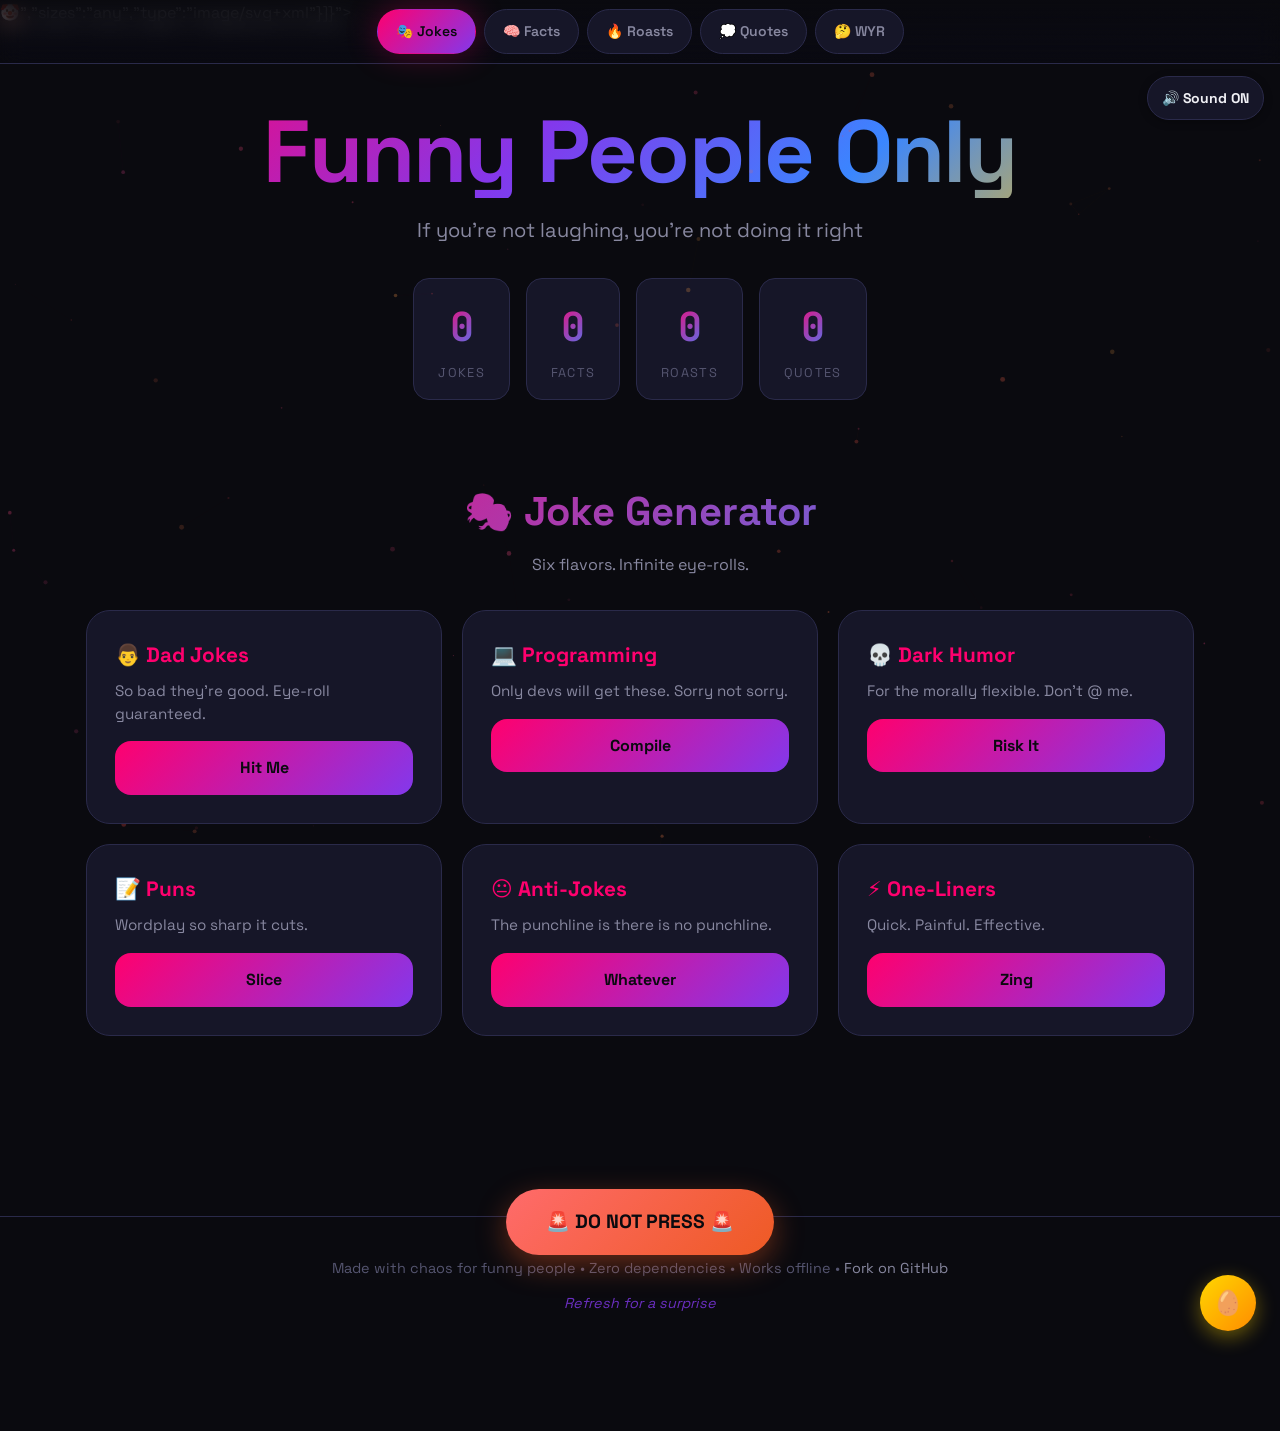
<file: index.html>
<!DOCTYPE html>
<html lang="en">
<head>
  <meta charset="UTF-8">
  <meta name="viewport" content="width=device-width, initial-scale=1.0">
  <meta http-equiv="refresh" content="0; url=funny-complete.html">
  <title>Funny People Only</title>
  <link rel="canonical" href="funny-complete.html">
  <script>window.location.replace(new URL('funny-complete.html', window.location.href).href);</script>
</head>
<body>
  <p>Opening <a href="funny-complete.html">Funny People Only</a>…</p>
</body>
</html>
</file>
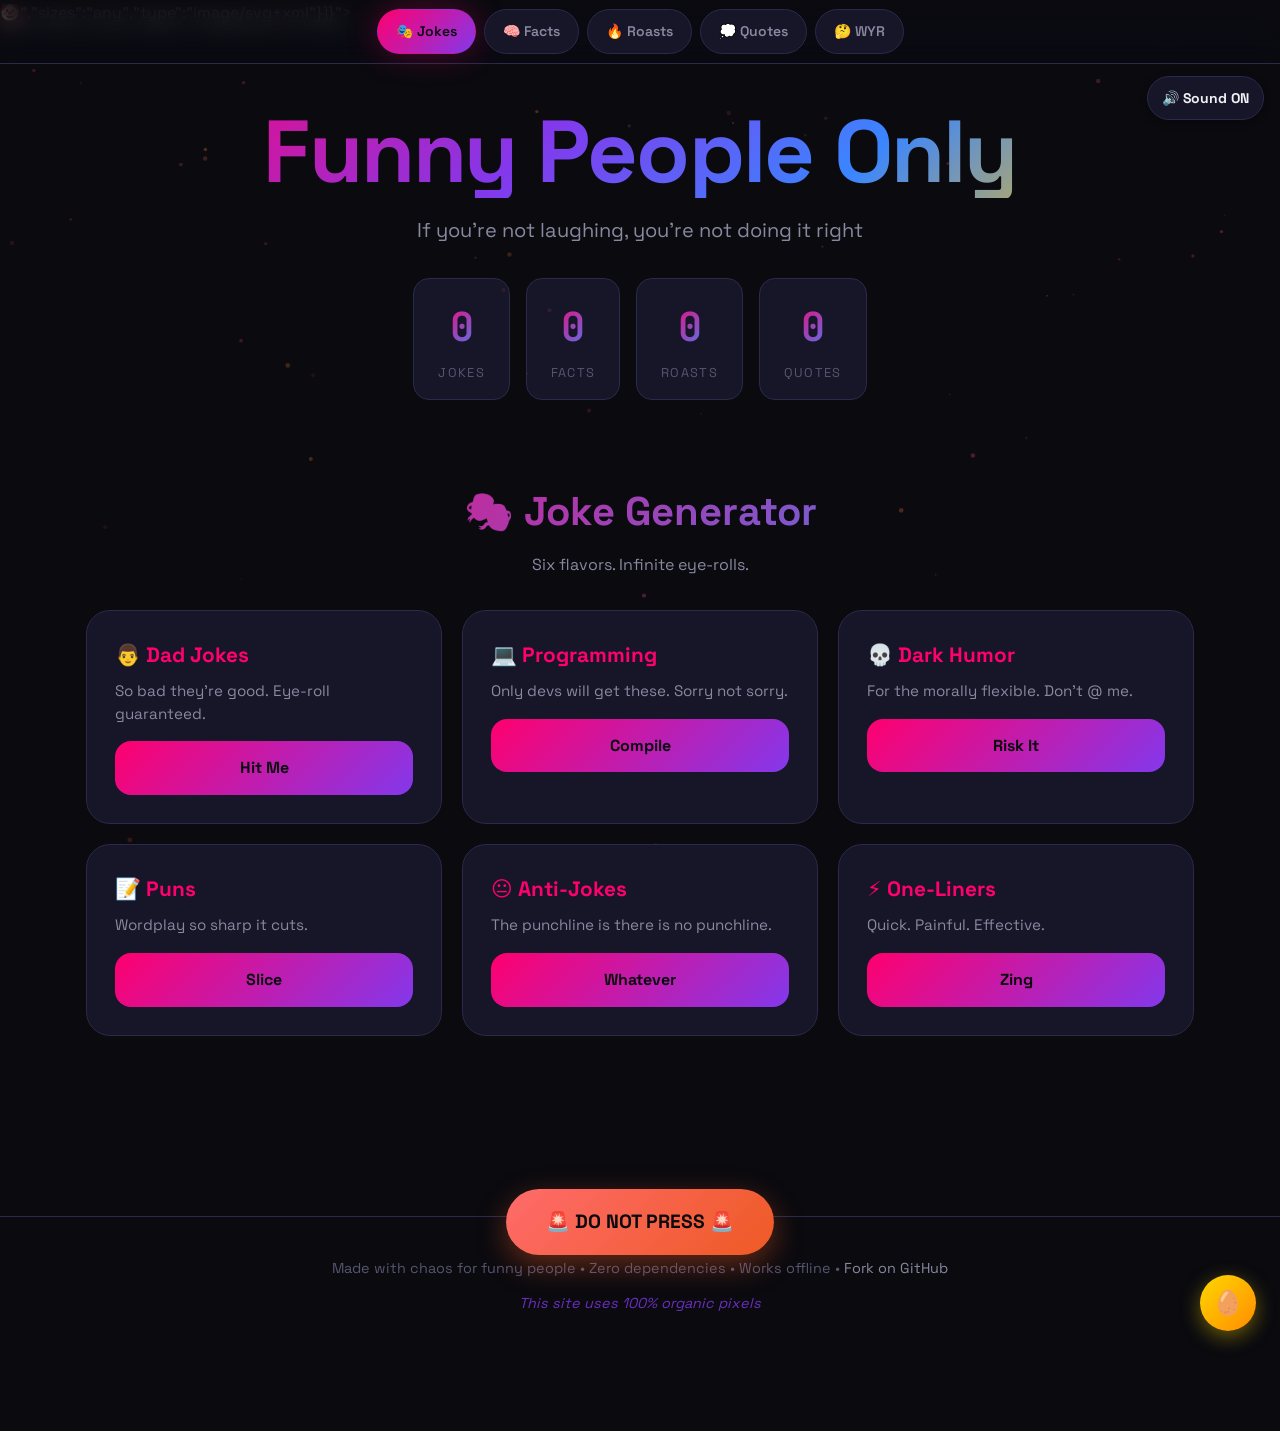
<file: funny-complete.html>
<!DOCTYPE html>
<html lang="en">
<head>
<meta charset="UTF-8">
<meta name="viewport" content="width=device-width, initial-scale=1.0">
<meta name="description" content="Funny People Only — Jokes, roasts, useless facts, fake quotes, and impossible choices. One file, zero dependencies, works offline.">
<meta name="theme-color" content="#0d0d0d">
<title>🤡 Funny People Only</title>
<link rel="preconnect" href="https://fonts.googleapis.com">
<link rel="preconnect" href="https://fonts.gstatic.com" crossorigin>
<link rel="preload" as="style" href="https://fonts.googleapis.com/css2?family=Space+Grotesk:wght@400;600;700&family=JetBrains+Mono:wght@400;700&display=swap">
<link rel="stylesheet" href="https://fonts.googleapis.com/css2?family=Space+Grotesk:wght@400;600;700&family=JetBrains+Mono:wght@400;700&display=swap" media="print" onload="this.media='all'">
<noscript><link rel="stylesheet" href="https://fonts.googleapis.com/css2?family=Space+Grotesk:wght@400;600;700&family=JetBrains+Mono:wght@400;700&display=swap"></noscript>
<link rel="manifest" href="data:application/json,{"name":"Funny People Only","short_name":"FunnySite","theme_color":"#ff006e","background_color":"#0a0a0f","display":"standalone","icons":[{"src":"data:image/svg+xml,<svg xmlns='http://www.w3.org/2000/svg' viewBox='0 0 100 100'><text y='.9em' font-size='90'>🤡</text></svg>","sizes":"any","type":"image/svg+xml"}]}">
<link rel="icon" type="image/svg+xml" href="data:image/svg+xml,<svg xmlns='http://www.w3.org/2000/svg' viewBox='0 0 100 100'><text y='.9em' font-size='90'>🤡</text></svg>">
<style>
@media (prefers-reduced-motion: reduce) { *, *::before, *::after { animation-duration: 0.01ms !important; animation-iteration-count: 1 !important; transition-duration: 0.01ms !important; scroll-behavior: auto !important; } }
:root { --bg:#0a0a0f; --bg-elevated:#12121f; --card:#161628; --card-hover:#1c1c34; --border:#2a2a4a; --fg:#f0f0f5; --fg-muted:#8888a0; --fg-dim:#555570; --accent:#ff006e; --accent-2:#8338ec; --accent-3:#3a86ff; --accent-4:#ffbe0b; --accent-5:#06ffa5; --radius-sm:8px; --radius-md:16px; --radius-lg:24px; --radius-full:999px; --shadow-sm:0 2px 8px rgba(0,0,0,.3); --shadow-md:0 8px 24px rgba(0,0,0,.4); --shadow-lg:0 16px 48px rgba(0,0,0,.5); --shadow-glow:0 0 32px rgba(255,0,110,.3); --transition-fast:150ms cubic-bezier(.2,.8,.2,1); --transition-base:250ms cubic-bezier(.2,.8,.2,1); --transition-slow:400ms cubic-bezier(.2,.8,.2,1); --font-sans:'Space Grotesk',system-ui,-apple-system,sans-serif; --font-mono:'JetBrains Mono','Fira Code',monospace; --container:100%; --header-h:64px; }
@media (min-width:480px){:root{--container:100%}}
@media (min-width:768px){:root{--container:720px}}
@media (min-width:1024px){:root{--container:960px}}
@media (min-width:1280px){:root{--container:1140px}}
*{box-sizing:border-box;margin:0;padding:0}
html{scroll-behavior:smooth;-webkit-text-size-adjust:100%}
body{min-height:100vh;background:var(--bg);color:var(--fg);font-family:var(--font-sans);font-size:clamp(14px,2.5vw,16px);line-height:1.6;overflow-x:hidden;perspective:1000px;-webkit-font-smoothing:antialiased;-moz-osx-font-smoothing:grayscale;scrollbar-gutter:stable both-edges}
body.modal-open{overflow:hidden}
img,video,canvas{max-width:100%;height:auto;display:block}
button{font:inherit;color:inherit;background:none;border:none;cursor:pointer}
a{color:var(--accent-3);text-decoration:none;transition:color var(--transition-fast)}a:hover{color:var(--accent);text-decoration:underline}a:focus-visible{outline:2px solid var(--accent);outline-offset:2px;border-radius:2px}
:focus-visible{outline:2px solid var(--accent);outline-offset:2px}
#bg{position:fixed;inset:0;z-index:0;pointer-events:none;opacity:0.6}
.emoji-layer{position:fixed;inset:0;z-index:1;pointer-events:none;overflow:hidden}
.emoji{position:absolute;font-size:clamp(1.5rem,3vw,2.5rem);animation:fall linear forwards;user-select:none;will-change:transform,opacity}
@keyframes fall{to{transform:translateY(100vh) rotate(720deg);opacity:0}}
.header{position:fixed;top:0;left:0;right:0;z-index:100;height:var(--header-h);display:flex;align-items:center;justify-content:center;padding:0 16px;background:linear-gradient(180deg,rgba(10,10,15,.95) 0%,transparent 100%);backdrop-filter:saturate(180%) blur(12px);border-bottom:1px solid var(--border)}
.nav{display:flex;flex-wrap:wrap;gap:8px;justify-content:center;width:100%;max-width:var(--container)}
.nav-btn{display:inline-flex;align-items:center;gap:6px;padding:10px 18px;font-size:clamp(12px,2vw,14px);font-weight:600;color:var(--fg-muted);background:var(--card);border:1px solid var(--border);border-radius:var(--radius-full);transition:all var(--transition-base);white-space:nowrap}
.nav-btn:hover,.nav-btn:focus-visible{color:var(--accent);border-color:var(--accent);background:var(--card-hover);transform:translateY(-2px);box-shadow:var(--shadow-glow)}
.nav-btn.active{color:var(--bg);background:linear-gradient(135deg,var(--accent),var(--accent-2));border-color:transparent;box-shadow:var(--shadow-glow)}
.nav-btn:active{transform:translateY(0) scale(0.98)}
#main{padding-top:calc(var(--header-h)+24px);padding-bottom:120px;max-width:var(--container);margin:0 auto;padding-left:16px;padding-right:16px}
.hero{text-align:center;padding:clamp(40px,10vw,80px) 16px}
.hero h1{font-size:clamp(2.2rem,8vw,5.5rem);font-weight:700;line-height:1.05;letter-spacing:-0.02em;background:linear-gradient(135deg,var(--accent) 0%,var(--accent-2) 40%,var(--accent-3) 70%,var(--accent-4) 100%);-webkit-background-clip:text;background-clip:text;color:transparent;animation:titleFloat 4s ease-in-out infinite}
@keyframes titleFloat{0%,100%{transform:translateY(0) rotate(-0.5deg)}50%{transform:translateY(-4px) rotate(0.5deg)}}
.hero-tagline{margin-top:16px;font-size:clamp(1rem,2.5vw,1.25rem);color:var(--fg-muted);font-weight:400;animation:fadeInUp 0.8s ease-out 0.3s both}
.hero-stats{display:flex;flex-wrap:wrap;gap:16px;justify-content:center;margin-top:32px}
.stat{display:flex;flex-direction:column;align-items:center;gap:4px;padding:16px 24px;background:var(--card);border:1px solid var(--border);border-radius:var(--radius-md);transition:all var(--transition-base)}
.stat:hover{border-color:var(--accent);transform:translateY(-2px)}
.stat-num{font-family:var(--font-mono);font-size:clamp(1.5rem,4vw,2.5rem);font-weight:700;background:linear-gradient(135deg,var(--accent),var(--accent-3));-webkit-background-clip:text;background-clip:text;color:transparent}
.stat-label{font-size:clamp(0.7rem,1.5vw,0.8rem);text-transform:uppercase;letter-spacing:0.1em;color:var(--fg-dim)}
.panel{opacity:0;transform:translateY(30px);transition:opacity var(--transition-slow),transform var(--transition-slow);will-change:opacity,transform}
.panel:not([hidden]){opacity:1;transform:translateY(0)}
.panel-header{text-align:center;margin-bottom:32px}
.panel-header h2{font-size:clamp(1.5rem,4vw,2.5rem);font-weight:700;background:linear-gradient(135deg,var(--accent),var(--accent-3));-webkit-background-clip:text;background-clip:text;color:transparent;margin-bottom:8px}
.panel-desc{color:var(--fg-muted);font-size:clamp(0.9rem,2vw,1rem)}
.grid{display:grid;grid-template-columns:1fr;gap:16px}
@media (min-width:480px){.grid{grid-template-columns:repeat(2,1fr)}}
@media (min-width:768px){.grid{grid-template-columns:repeat(3,1fr)}}
@media (min-width:1024px){.grid{grid-template-columns:repeat(3,1fr);gap:20px}}
.card{position:relative;background:var(--card);border:1px solid var(--border);border-radius:var(--radius-lg);padding:clamp(20px,4vw,28px);overflow:hidden;transition:all var(--transition-base);cursor:pointer;isolation:isolate}
.card::before{content:'';position:absolute;inset:0;background:linear-gradient(135deg,var(--accent),var(--accent-2),var(--accent-3));opacity:0;transition:opacity var(--transition-base);z-index:-1}
.card::after{content:'';position:absolute;top:0;left:0;right:0;height:3px;background:linear-gradient(90deg,var(--accent),var(--accent-2),var(--accent-3));transform:scaleX(0);transform-origin:left;transition:transform var(--transition-base);border-radius:var(--radius-lg) var(--radius-lg) 0 0}
.card:hover{transform:translateY(-6px) rotateX(2deg);border-color:var(--accent);box-shadow:var(--shadow-lg),var(--shadow-glow)}
.card:hover::before{opacity:0.03}
.card:hover::after{transform:scaleX(1)}
.card:active{transform:translateY(-2px) scale(0.99)}
.card:focus-visible{outline:2px solid var(--accent);outline-offset:2px}
.card h3{font-size:clamp(1.1rem,2.5vw,1.3rem);font-weight:700;color:var(--accent);margin-bottom:8px}
.card p{font-size:clamp(0.85rem,1.8vw,0.95rem);color:var(--fg-muted);line-height:1.5;margin-bottom:16px}
.card-btn{width:100%;display:inline-flex;align-items:center;justify-content:center;gap:8px;padding:14px 20px;font-size:clamp(0.9rem,2vw,1rem);font-weight:700;color:var(--bg);background:linear-gradient(135deg,var(--accent),var(--accent-2));border-radius:var(--radius-md);transition:all var(--transition-fast);border:none}
.card-btn:hover{transform:scale(1.02);box-shadow:0 8px 24px rgba(255,0,110,.4)}
.card-btn:active{transform:scale(0.98)}
.card-btn:focus-visible{outline:2px solid var(--accent-4);outline-offset:2px}
.toast{position:fixed;bottom:24px;left:50%;transform:translateX(-50%) translateY(100px);z-index:1000;max-width:calc(100%-32px);padding:18px 24px;background:var(--card);border:2px solid var(--accent);border-radius:var(--radius-lg);box-shadow:var(--shadow-lg),var(--shadow-glow);opacity:0;pointer-events:none;transition:all 0.4s cubic-bezier(.34,1.56,.64,1);text-align:center;font-size:clamp(0.95rem,2.5vw,1.1rem);line-height:1.5}
@media (min-width:480px){.toast{max-width:360px}}
.toast.show{transform:translateX(-50%) translateY(0);opacity:1;pointer-events:auto;animation:toastPop 0.5s cubic-bezier(.34,1.56,.64,1)}
@keyframes toastPop{0%{transform:translateX(-50%) translateY(100px) scale(0.8);opacity:0}50%{transform:translateX(-50%) translateY(-8px) scale(1.02)}100%{transform:translateX(-50%) translateY(0) scale(1);opacity:1}}
.prank-btn{position:fixed;bottom:100px;left:50%;transform:translateX(-50%);z-index:200;padding:18px 40px;font-size:clamp(1rem,2.5vw,1.2rem);font-weight:800;color:var(--bg);background:linear-gradient(135deg,#ff6b6b,#ee5a24);border-radius:var(--radius-full);box-shadow:0 10px 30px rgba(238,90,36,.4);transition:all var(--transition-base);animation:pulse 2.5s ease-in-out infinite}
@media (max-height:600px){.prank-btn{bottom:24px}}
.prank-btn:hover{transform:translateX(-50%) scale(1.05);box-shadow:0 15px 40px rgba(238,90,36,.6)}
.prank-btn:active{transform:translateX(-50%) scale(0.95);animation:none}
.prank-btn:focus-visible{outline:3px solid var(--accent-4);outline-offset:4px}
@keyframes pulse{0%,100%{box-shadow:0 10px 30px rgba(238,90,36,.4)}50%{box-shadow:0 10px 30px rgba(238,90,36,.7),0 0 0 12px rgba(238,90,36,.08)}}
.egg{position:fixed;bottom:24px;right:24px;width:56px;height:56px;display:flex;align-items:center;justify-content:center;font-size:1.5rem;background:linear-gradient(135deg,#ffd700,#ff8c00);border-radius:50%;box-shadow:0 6px 20px rgba(255,215,0,.4);animation:eggBounce 3s ease-in-out infinite;transition:transform var(--transition-fast);z-index:200}
.egg:hover{transform:scale(1.15) rotate(12deg)}
.egg:active{transform:scale(0.9)}
.egg:focus-visible{outline:3px solid var(--accent-4);outline-offset:4px}
@keyframes eggBounce{0%,100%{transform:translateY(0)}50%{transform:translateY(-8px)}}
.footer{margin-top:60px;padding:40px 16px;text-align:center;border-top:1px solid var(--border);color:var(--fg-dim);font-size:clamp(0.8rem,1.8vw,0.9rem)}
.footer a{color:var(--fg-muted)}
.footer a:hover{color:var(--accent)}
.footer-quote{margin-top:12px;font-style:italic;color:var(--accent-2);font-size:clamp(0.8rem,1.8vw,0.9rem);opacity:0.8}
@keyframes fadeInUp{from{opacity:0;transform:translateY(20px)}to{opacity:1;transform:translateY(0)}}
@keyframes shake{0%,100%{transform:translateX(0)}20%{transform:translateX(-8px)}40%{transform:translateX(8px)}60%{transform:translateX(-4px)}80%{transform:translateX(4px)}}
.shake{animation:shake 0.5s ease-in-out}
::-webkit-scrollbar{width:8px;height:8px}::-webkit-scrollbar-track{background:var(--bg)}::-webkit-scrollbar-thumb{background:var(--border);border-radius:4px}::-webkit-scrollbar-thumb:hover{background:var(--accent)}
::selection{background:rgba(255,0,110,.3);color:var(--fg)}
.modal-overlay{position:fixed;inset:0;z-index:1000;background:rgba(0,0,0,.9);backdrop-filter:blur(8px);display:flex;align-items:center;justify-content:center;padding:clamp(12px,3vh,28px) 16px;box-sizing:border-box;overflow-y:auto;overscroll-behavior:contain;opacity:0;visibility:hidden;transition:opacity var(--transition-base),visibility var(--transition-base)}
.modal-overlay.show{opacity:1;visibility:visible}
.modal{position:relative;margin:auto;flex:0 1 600px;width:min(600px,100%);max-width:600px;max-height:min(82dvh,760px);min-height:0;display:flex;flex-direction:column;background:var(--card);border:1px solid var(--border);border-radius:var(--radius-lg);overflow:hidden;transform:scale(.97);transition:transform var(--transition-base)}
.modal-overlay.show .modal{transform:scale(1)}
.modal-header{flex:0 0 auto}
.modal-body{padding:clamp(16px,3vw,24px);overflow-y:auto;overscroll-behavior:contain;min-height:0;max-height:none;flex:1 1 auto}
.modal-actions{flex:0 0 auto}
@media(max-height:540px){.modal-overlay{align-items:flex-start;padding:8px}.modal{max-height:calc(100dvh - 16px)}.modal-header{padding:12px 16px}.modal-body{padding:12px 16px}.modal-actions{padding:12px 16px}}

.modal-header{display:flex;align-items:center;justify-content:space-between;padding:20px 24px;border-bottom:1px solid var(--border);background:linear-gradient(135deg,var(--accent),var(--accent-2));color:var(--bg)}
.modal-header h3{font-size:clamp(1.1rem,3vw,1.4rem);font-weight:700;display:flex;align-items:center;gap:10px}
.modal-close{width:40px;height:40px;display:flex;align-items:center;justify-content:center;border-radius:50%;background:rgba(255,255,255,.1);color:var(--bg);font-size:1.5rem;transition:all var(--transition-fast)}
.modal-close:hover{background:rgba(255,255,255,.2);transform:rotate(90deg)}

.modal-item{padding:16px 0;border-bottom:1px solid var(--border);animation:fadeInUp 0.4s ease-out backwards}
.modal-item:last-child{border-bottom:none}
.modal-item:nth-child(1){animation-delay:0.05s}
.modal-item:nth-child(2){animation-delay:0.1s}
.modal-item:nth-child(3){animation-delay:0.15s}
.modal-item:nth-child(4){animation-delay:0.2s}
.modal-item:nth-child(5){animation-delay:0.25s}
.modal-item:nth-child(6){animation-delay:0.3s}
.modal-item:nth-child(7){animation-delay:0.35s}
.modal-item:nth-child(8){animation-delay:0.4s}
.modal-item:nth-child(9){animation-delay:0.45s}
.modal-item:nth-child(10){animation-delay:0.5s}
.modal-item .item-icon{font-size:1.5rem;margin-bottom:8px;display:block}
.modal-item .item-text{font-size:clamp(0.95rem,2vw,1.1rem);line-height:1.6;color:var(--fg)}
.modal-item .item-category{font-size:0.75rem;text-transform:uppercase;letter-spacing:0.1em;color:var(--accent);margin-bottom:6px;display:block}
.modal-actions{display:flex;gap:12px;padding:20px 24px;border-top:1px solid var(--border);background:var(--bg-elevated);justify-content:center;flex-wrap:wrap}
.modal-btn{padding:12px 24px;font-weight:700;border-radius:var(--radius-md);transition:all var(--transition-fast)}
.modal-btn.primary{background:linear-gradient(135deg,var(--accent),var(--accent-2));color:var(--bg)}
.modal-btn.primary:hover{box-shadow:0 8px 24px rgba(255,0,110,.4);transform:scale(1.02)}
.modal-btn.secondary{background:var(--card);border:1px solid var(--border);color:var(--fg)}
.modal-btn.secondary:hover{border-color:var(--accent);color:var(--accent)}
@media print{.header,.prank-btn,.egg,.toast,#bg,.emoji-layer,.modal-overlay{display:none!important}.panel{display:none!important}.panel:not([hidden]){display:block!important}body{background:white;color:black}.card{border:1px solid #ccc;background:white;box-shadow:none}.card-btn{background:#333;color:white}}

.sound-toggle{position:fixed;top:calc(var(--header-h) + 12px);right:16px;z-index:250;display:inline-flex;align-items:center;justify-content:center;gap:7px;padding:10px 14px;font-size:clamp(12px,2vw,14px);font-weight:700;color:var(--fg);background:var(--card);border:1px solid var(--border);border-radius:var(--radius-full);box-shadow:var(--shadow-sm);transition:all var(--transition-fast)}
.sound-toggle:hover{border-color:var(--accent);color:var(--accent);transform:translateY(-1px)}
.sound-toggle:focus-visible{outline:2px solid var(--accent);outline-offset:3px}
@media(max-width:480px){.sound-toggle{top:calc(var(--header-h) + 10px);right:8px;padding:8px 10px;font-size:11px}}
@media(prefers-reduced-motion:reduce){.sound-toggle{transition:none}}

</style>
</head>
<body>
<canvas id="bg" aria-hidden="true"></canvas>
<div class="emoji-layer" id="emojiLayer" aria-hidden="true"></div>

<button class="sound-toggle" id="soundToggle" type="button" aria-pressed="true" aria-label="Turn sound effects off">🔊 Sound ON</button>

<header class="header" role="banner">
<nav class="nav" id="nav" role="navigation" aria-label="Main categories">
<button class="nav-btn active" data-target="jokes" aria-controls="jokes" aria-selected="true">🎭 Jokes</button>
<button class="nav-btn" data-target="facts" aria-controls="facts" aria-selected="false">🧠 Facts</button>
<button class="nav-btn" data-target="roasts" aria-controls="roasts" aria-selected="false">🔥 Roasts</button>
<button class="nav-btn" data-target="quotes" aria-controls="quotes" aria-selected="false">💭 Quotes</button>
<button class="nav-btn" data-target="wyr" aria-controls="wyr" aria-selected="false">🤔 WYR</button>
</nav>
</header>

<main id="main" role="main">
<section class="hero" aria-labelledby="hero-title">
<h1 id="hero-title">Funny People Only</h1>
<p class="hero-tagline">If you're not laughing, you're not doing it right</p>
<div class="hero-stats" aria-live="polite">
<span class="stat" id="totalJokes"><span class="stat-num">0</span><span class="stat-label">Jokes</span></span>
<span class="stat" id="totalFacts"><span class="stat-num">0</span><span class="stat-label">Facts</span></span>
<span class="stat" id="totalRoasts"><span class="stat-num">0</span><span class="stat-label">Roasts</span></span>
<span class="stat" id="totalQuotes"><span class="stat-num">0</span><span class="stat-label">Quotes</span></span>
</div>
</section>

<section id="jokes" class="panel" role="region" aria-labelledby="jokes-title">
<header class="panel-header">
<h2 id="jokes-title">🎭 Joke Generator</h2>
<p class="panel-desc">Six flavors. Infinite eye-rolls.</p>
</header>
<div class="grid" id="jokesGrid"></div>
</section>

<section id="facts" class="panel" role="region" aria-labelledby="facts-title" hidden>
<header class="panel-header">
<h2 id="facts-title">🧠 Useless Facts</h2>
<p class="panel-desc">Knowledge you never needed. Guaranteed.</p>
</header>
<div class="grid" id="factsGrid"></div>
</section>

<section id="roasts" class="panel" role="region" aria-labelledby="roasts-title" hidden>
<header class="panel-header">
<h2 id="roasts-title">🔥 Gentle Roasts</h2>
<p class="panel-desc">Consensual verbal violence. You asked for it.</p>
</header>
<div class="grid" id="roastsGrid"></div>
</section>

<section id="quotes" class="panel" role="region" aria-labelledby="quotes-title" hidden>
<header class="panel-header">
<h2 id="quotes-title">💭 Fake Deep Quotes</h2>
<p class="panel-desc">Sounds profound. Means absolutely nothing.</p>
</header>
<div class="grid" id="quotesGrid"></div>
</section>

<section id="wyr" class="panel" role="region" aria-labelledby="wyr-title" hidden>
<header class="panel-header">
<h2 id="wyr-title">🤔 Would You Rather</h2>
<p class="panel-desc">Impossible choices. No right answers.</p>
</header>
<div class="grid" id="wyrGrid"></div>
</section>
</main>

<aside class="toast" id="toast" role="status" aria-live="polite" aria-atomic="true"></aside>

<button class="prank-btn" id="prankBtn" aria-label="Trigger a random prank" type="button">🚨 DO NOT PRESS 🚨</button>

<button class="egg" id="egg" aria-label="Easter egg" type="button">🥚</button>

<footer class="footer" role="contentinfo">
<p>Made with chaos for funny people • Zero dependencies • Works offline • <a href="https://github.com" target="_blank" rel="noopener">Fork on GitHub</a></p>
<p id="footerQuote" class="footer-quote"></p>
</footer>

<!-- Modals -->
<div class="modal-overlay" id="jokeModal" role="dialog" aria-modal="true" aria-labelledby="jokeModalTitle">
<div class="modal">
<div class="modal-header">
<h3 id="jokeModalTitle">🎭 Jokes</h3>
<button class="modal-close" aria-label="Close">&times;</button>
</div>
<div class="modal-body" id="jokeModalBody"></div>
<div class="modal-actions">
<button class="modal-btn primary" id="jokeAnother">Another One</button>
<button class="modal-btn secondary" id="jokeClose">Close</button>
</div>
</div>
</div>

<div class="modal-overlay" id="factModal" role="dialog" aria-modal="true" aria-labelledby="factModalTitle">
<div class="modal">
<div class="modal-header">
<h3 id="factModalTitle">🧠 Facts</h3>
<button class="modal-close" aria-label="Close">&times;</button>
</div>
<div class="modal-body" id="factModalBody"></div>
<div class="modal-actions">
<button class="modal-btn primary" id="factAnother">Another One</button>
<button class="modal-btn secondary" id="factClose">Close</button>
</div>
</div>
</div>

<div class="modal-overlay" id="roastModal" role="dialog" aria-modal="true" aria-labelledby="roastModalTitle">
<div class="modal">
<div class="modal-header">
<h3 id="roastModalTitle">🔥 Roasts</h3>
<button class="modal-close" aria-label="Close">&times;</button>
</div>
<div class="modal-body" id="roastModalBody"></div>
<div class="modal-actions">
<button class="modal-btn primary" id="roastAnother">Another One</button>
<button class="modal-btn secondary" id="roastClose">Close</button>
</div>
</div>
</div>

<div class="modal-overlay" id="quoteModal" role="dialog" aria-modal="true" aria-labelledby="quoteModalTitle">
<div class="modal">
<div class="modal-header">
<h3 id="quoteModalTitle">💭 Quotes</h3>
<button class="modal-close" aria-label="Close">&times;</button>
</div>
<div class="modal-body" id="quoteModalBody"></div>
<div class="modal-actions">
<button class="modal-btn primary" id="quoteAnother">Another One</button>
<button class="modal-btn secondary" id="quoteClose">Close</button>
</div>
</div>
</div>

<div class="modal-overlay" id="wyrModal" role="dialog" aria-modal="true" aria-labelledby="wyrModalTitle">
<div class="modal">
<div class="modal-header">
<h3 id="wyrModalTitle">🤔 Would You Rather</h3>
<button class="modal-close" aria-label="Close">&times;</button>
</div>
<div class="modal-body" id="wyrModalBody"></div>
<div class="modal-actions">
<button class="modal-btn primary" id="wyrAnother">Another One</button>
<button class="modal-btn secondary" id="wyrClose">Close</button>
</div>
</div>
</div>

<script>
// =========================================
// DATA - All content in one place
// =========================================
const DATA = {
  jokes: {
    dad: { icon: '👨', label: 'Dad Jokes', desc: 'So bad they\'re good. Eye-roll guaranteed.', btn: 'Hit Me', items: ["I'm reading a book on anti-gravity. It's impossible to put down.", "Did you hear about the claustrophobic astronaut? He just needed a little space.", "Why don't skeletons fight each other? They don't have the guts.", "I used to hate facial hair, but then it grew on me.", "What do you call a fake noodle? An impasta.", "Why did the scarecrow win an award? He was outstanding in his field.", "I'm on a whiskey diet. I've lost three days already.", "What do you call a bear with no teeth? A gummy bear.", "Parallel lines have so much in common. It's a shame they'll never meet.", "My wife said I should do lunges to stay in shape. That would be a big step forward."] },
    programming: { icon: '💻', label: 'Programming', desc: 'Only devs will get these. Sorry not sorry.', btn: 'Compile', items: ["Why do programmers prefer dark mode? Because light attracts bugs.", "How many programmers does it take to change a light bulb? None, that's a hardware problem.", "A SQL query walks into a bar, walks up to two tables and asks... 'Can I join you?'", "Why did the programmer quit his job? He didn't get arrays.", "There are 10 types of people: those who understand binary and those who don't.", "A programmer's wife tells him: 'Go to the store and buy a loaf of bread. If they have eggs, buy a dozen.' He returns with 13 loaves.", "Why do Java developers wear glasses? Because they don't C#.", "My code works, I have no idea why. My code doesn't work, I have no idea why.", "Rubber duck debugging: because the duck knows more than your PM.", "It works on my machine™ — the universal deployment strategy."] },
    dark: { icon: '💀', label: 'Dark Humor', desc: 'For the morally flexible. Don\'t @ me.', btn: 'Risk It', items: ["My grandfather has the heart of a lion and a lifetime ban from the zoo.", "I have a stepladder. I never knew my real ladder.", "Give a man a plane ticket, he flies for a day. Push him out at 30,000 feet, he flies for the rest of his life.", "My therapist says I have a preoccupation with vengeance. We'll see about that.", "The cemetery is so popular, people are dying to get in.", "I visited my friend at the hospital. He's on a liquid diet. The jelly was wobbling.", "Why don't cemeteries have WiFi? Because people are dying to get in.", "My favorite childhood memory is building sandcastles with my grandfather. Until my mother hid his urn.", "I was digging in the garden when I found a chest full of gold coins. I was about to run inside and tell my wife, but then I remembered why I was digging the hole.", "The doctor gave me one year to live, so I shot him. The judge gave me 15 years. Problem solved."] },
    pun: { icon: '📝', label: 'Puns', desc: 'Wordplay so sharp it cuts.', btn: 'Slice', items: ["I used to be a banker but I lost interest.", "I'm reading a book about mazes. I got lost in it.", "The guy who invented the door knocker got a no-bell prize.", "I'm on a seafood diet. I see food and I eat it.", "Did you hear about the mathematician who's afraid of negative numbers? He'll stop at nothing to avoid them.", "I told my wife she was drawing her eyebrows too high. She looked surprised.", "What do you call a factory that makes okay products? A satisfactory.", "I'm terrified of elevators. I'm taking steps to avoid them.", "The rotation of earth really makes my day.", "I bought some shoes from a drug dealer. I don't know what he laced them with but I've been tripping all day."] },
    antijoke: { icon: '😐', label: 'Anti-Jokes', desc: 'The punchline is there is no punchline.', btn: 'Whatever', items: ["A horse walks into a bar. The bartender asks, 'Why the long face?' The horse, incapable of understanding human language, shits on the floor and leaves.", "What did the farmer say when he lost his tractor? 'Where's my tractor?'", "Why did the boy drop his ice cream? Because he was hit by a bus.", "Knock knock. Who's there? Dave. Dave who? Dave from work, I left my laptop there.", "A man walks into a bar. His alcohol dependency is tearing his family apart.", "What's red and smells like blue paint? Red paint.", "Why did the girl fall off the swing? Because she had no arms.", "What do you call a dog with no legs? Doesn't matter, it's not coming.", "Roses are red, violets are blue, I have a gun, get in the van.", "A duck walks into a pharmacy and says 'Put it on my bill.' The pharmacist says 'We don't do that.' The duck leaves."] },
    oneliner: { icon: '⚡', label: 'One-Liners', desc: 'Quick. Painful. Effective.', btn: 'Zing', items: ["I threw a boomerang a few years ago. I now live in constant fear.", "My wife told me to stop impersonating a flamingo. I had to put my foot down.", "I invented a new word: Plagiarism.", "Velcro — what a rip-off.", "I'm not lazy, I'm on energy-saving mode.", "The early bird gets the worm, but the second mouse gets the cheese.", "I'm not arguing, I'm just explaining why I'm right.", "My bed is a magical place where I suddenly remember everything I forgot to do.", "I don't need a hair stylist, my pillow gives me a new hairstyle every morning.", "Common sense is like deodorant. The people who need it most never use it."] }
  },
  facts: {
    animal: { icon: '🦙', label: 'Animals', desc: 'Nature is weird. Let me prove it.', btn: 'Teach Me', items: ["Wombats poop cubes. Actual cubes. So they don't roll away.", "A group of flamingos is called a 'flamboyance'.", "Otters hold hands while sleeping so they don't drift apart.", "Cows have best friends and get depressed when separated.", "A shrimp's heart is in its head.", "Turtles can breathe through their butts.", "Penguins propose with a pebble.", "Octopuses have three hearts and blue blood.", "A snail can sleep for three years.", "Elephants are the only mammals that can't jump."] },
    history: { icon: '🏛️', label: 'History', desc: 'Humans have always been chaotic.', btn: 'Time Travel', items: ["Cleopatra lived closer in time to the iPhone than to the building of the Great Pyramid.", "The last execution by guillotine in France was in 1977 — same year Star Wars came out.", "Oxford University is older than the Aztec Empire.", "Ketchup was sold as medicine in the 1830s.", "The shortest war lasted 38 minutes (Britain vs Zanzibar, 1896).", "Ancient Romans used urine as mouthwash.", "The Great Emu War (1932): Australia lost to emus.", "Vikings didn't wear horned helmets — that was a 19th century opera costume.", "The Eiffel Tower was meant to be temporary.", "President Garfield could write Latin with one hand and Greek with the other simultaneously."] },
    science: { icon: '🔬', label: 'Science', desc: 'Reality is stranger than fiction.', btn: 'Expand Brain', items: ["Bananas are berries. Strawberries are not.", "There are more trees on Earth than stars in the Milky Way.", "A day on Venus is longer than its year.", "Honey never spoils. Edible 3000-year-old honey exists.", "Your stomach gets a new lining every few days or it would digest itself.", "Octopuses have nine brains and blue blood.", "A single cloud can weigh over a million pounds.", "Hot water freezes faster than cold water (Mpemba effect).", "You're made of stardust. Literally.", "The human brain named itself."] },
    space: { icon: '🪐', label: 'Space', desc: 'The void has jokes too.', btn: 'Launch', items: ["A day on Venus is longer than a year on Venus.", "Neutron stars can spin 600 times per second.", "There's a planet where it rains glass sideways at 5400 mph.", "The footprints on the Moon will last 100 million years.", "One million Earths fit inside the Sun.", "Space smells like seared steak and raspberries (astronauts say).", "A teaspoon of neutron star weighs 6 billion tons.", "There are more stars than grains of sand on Earth.", "Saturn's rings are 90% water ice.", "You get taller in space (spine expands)."] },
    food: { icon: '🍕', label: 'Food', desc: 'You eat weird stuff daily.', btn: 'Digest', items: ["Honey is bee vomit.", "Cashews grow on apples.", "Pineapples take 2-3 years to grow.", "Bananas are curved because they grow toward the sun.", "Carrots were originally purple.", "Almonds are seeds, not nuts.", "Peanuts aren't nuts, they're legumes.", "Watermelons are 92% water.", "Apples float because 25% air.", "Broccoli has more protein per calorie than steak."] },
    body: { icon: '🧠', label: 'Body', desc: 'Your meat suit is wild.', btn: 'Inspect', items: ["Your nose is always in your vision. Your brain just ignores it.", "You produce ~1L of saliva daily.", "Your tongue print is unique like fingerprints.", "Babies have 300 bones, adults 206 (they fuse).", "You're 1cm taller in the morning.", "The human eye can distinguish 10 million colors.", "Your liver can regenerate from 25% of its tissue.", "You shed 40lbs of skin in a lifetime.", "Your blood vessels could circle Earth 2.5x.", "You blink ~4.2 million times a year."] }
  },
  roasts: {
    self: { icon: '🪞', label: 'Self Roast', desc: 'Roast me harder, daddy.', btn: 'Destroy Me', items: ["You're the reason the gene pool needs a lifeguard.", "You have the perfect face for radio. And the perfect voice for silent films.", "You're not stupid, you just have bad luck thinking.", "I'd explain it to you but I don't have crayons.", "You're the human equivalent of a participation trophy.", "Your secrets are safe with me. I never listen.", "You bring everyone so much joy when you leave the room.", "I'm not saying you're dumb, but you'd need a GPS to find your own ass with both hands.", "You're proof that evolution can go in reverse.", "If ignorance is bliss, you must be the happiest person alive."] },
    code: { icon: '💻', label: 'Code Roast', desc: 'Your git history called. It\'s disappointed.', btn: 'Lint My Soul', items: ["Your code works? Congrats, you've achieved the bare minimum.", "Your variable names: x, y, z, temp, temp2, final_final_v2. Masterpiece.", "Comments? We don't do that here. The code IS the documentation.", "'It works on my machine' — the universal deployment strategy.", "Your commit messages: 'fix', 'fix2', 'fix3', 'please work', 'final', 'final_final'.", "Copy-paste from Stack Overflow? More like Copy-paste from Hope Overflow.", "Your CSS: !important everywhere. Because specificity is for people who plan.", "console.log debugging: the only testing framework you know.", "Technical debt? You call it 'features for v2'.", "Your regex is write-only. Nobody reads it twice. Not even you."] },
    life: { icon: '🎭', label: 'Life Roast', desc: 'Your choices. All of them.', btn: 'Judge Me', items: ["Your life choices called. They want a refund.", "You're the main character in a show nobody watches.", "Your procrastination has procrastination.", "You treat deadlines like suggestions.", "Your '5 more minutes' is a unit of currency.", "You have the attention span of a goldfish on espresso.", "Your diet is 80% anxiety, 20% caffeine.", "You're not 'busy', you're just disorganized.", "Your sleep schedule is a cry for help.", "You've started 47 hobbies. Finished 0."] },
    browser: { icon: '🌐', label: 'Browser Roast', desc: 'I see your 47 tabs. We need to talk.', btn: 'Expose Me', items: ["47 tabs open. You read 0 of them.", "Your bookmarks bar is a graveyard of 'read later'.", "Incognito mode doesn't hide your shame from your ISP.", "You have 12 extensions. You use 2.", "Your download folder: 3,847 files. 3,840 are 'Screenshot (1).png'.", "You search 'how to center a div' weekly.", "Your autocomplete knows you better than your therapist.", "You have a tab from 2019 'just in case'.", "Dark mode at 3AM. Your retinas called, they quit.", "You customize your terminal more than you code."] },
    productivity: { icon: '📋', label: 'Productivity', desc: 'You\'re reading this instead of working.', btn: 'Call Me Out', items: ["You're reading this instead of working.", "'Quick break' — 3 hours ago.", "Your to-do list has a to-do list.", "You organize your Notion workspace instead of doing work.", "Pomodoro: 25 min work, 3 hours 'research'.", "You've optimized your workflow to do less work faster.", "'I'll start Monday' — every Monday since 2019.", "You have 47 productivity apps. Productivity: 0.", "You color-code your calendar. The colors are the only work done.", "You're 'waiting for inspiration'. It's not coming."] },
    social: { icon: '💬', label: 'Social Roast', desc: 'Your last text was cringe. I know.', btn: 'Cringe Check', items: ["Your last text: 'k'. Conversation ender supreme.", "You rehearse conversations in the shower. You still mess them up.", "You wave back at someone waving behind you.", "'You too' — waiter: 'Enjoy your meal'.", "You laugh at jokes you don't understand.", "Your phone screen time: 8hrs. 'I don't have time'.", "You type 'haha' with a straight face.", "You stalk your ex's dog's Instagram.", "You have 1,247 unread emails. 'I'll get to them'.", "You mute people instead of unfollowing. Coward."] }
  },
  quotes: {
    philosophy: { icon: '🧘', label: 'Philosophy', desc: 'Sounds profound. Means nothing.', btn: 'Enlighten Me', items: ["The only constant is change, except for vending machine prices.", "Life is like a box of chocolates — mostly disappointing, occasionally nuts.", "We're all just walking each other home, but some of us have terrible GPS.", "The universe doesn't care about you. But it has great aesthetics.", "Wisdom is knowing a tomato is a fruit. Wisdom++ is not putting it in fruit salad.", "Everything happens for a reason. Sometimes the reason is you make bad decisions.", "You miss 100% of the shots you don't take. You also miss 90% of the ones you do.", "The journey of a thousand miles begins with a single step. Then blisters.", "We're all just atoms pretending to be people. Some atoms try harder.", "Time is a flat circle. Your mistakes are a spiral."] },
    startup: { icon: '🚀', label: 'Startup Wisdom', desc: 'Disrupt the paradigm. Synergy. Blockchain.', btn: 'Disrupt', items: ["We're disrupting the paradigm of synergistic blockchain-enabled AI-driven Web3 solutions.", "Move fast and break things. Preferably not production.", "Our MVP: Minimum Viable Pivot.", "We're the Uber for X. X = something nobody asked for.", "Series A: $10M for a todo app with blockchain.", "Growth hacking: spam but make it sound strategic.", "Our moat: we have no competitors because nobody wants this.", "Pivot #7: We're now a SaaS for left-handed hamsters.", "Hockey stick growth: flat for 3 years, then bankruptcy.", "We don't have users, we have 'early adopters who haven't churned yet'.", "Culture: free kombucha, mandatory fun, 80hr weeks."] },
    gym: { icon: '💪', label: 'Gym Motivation', desc: 'No pain no gain. Bro science approved.', btn: 'Pump Iron', items: ["No pain no gain. Also no brain no pain.", "Squat until you see Jesus. Or your knees explode.", "Real men lift. Real smart men stretch.", "Your warmup is my max. Your form is my nightmare.", "Creatine: because water weight is still weight.", "Leg day? Never heard of her.", "Pre-workout: meth but legal and flavored.", "Mirror selfies > actual workout. Science.", "Your protein fumes are a biohazard.", "Rest days are for the weak. Injuries are for the strong."] },
    relationship: { icon: '💘', label: 'Relationships', desc: 'From someone who\'s never dated.', btn: 'Swipe Right', items: ["Treat her like a queen. Chess queen: moves in all directions, kills everything.", "Communication is key. Also listening. Also not being weird. Good luck.", "Love is blind. Marriage is the glasses.", "Your type: emotionally unavailable. My type: you.", "Red flags are just red fabric in the wind.", "Netflix and chill ≠ marriage material.", "The ick: when they say 'pacifically' instead of 'specifically'.", "Soulmates exist. They're just dating someone else.", "Compromise: you do what she wants.", "If they wanted to, they would. Period."] },
    lifehack: { icon: '💡', label: 'Life Hacks', desc: 'Questionably useful tips.', btn: 'Optimize', items: ["Put a dry towel in the dryer. Faster drying. You're welcome.", "Freeze grapes. Eat them frozen. Nature's popsicles.", "Dental floss cuts cake perfectly. Also cuts your finger.", "Microwave your lemon 10s. More juice. Science.", "Wooden spoon on pot stops boil-over. Witchcraft.", "Rubber band on paint can = brush wiper. Genius.", "Chill onion = no tears. Or wear goggles. Look cool.", "Bread clip fixes flip-flop blowout. MacGyver.", "Pizza box = plates. No dishes. Smart.", "Sleep with socks on. Fall asleep faster. Fight me."] },
    corporate: { icon: '💼', label: 'Corporate Speak', desc: 'Circle back. Touch base. Let\'s sync.', btn: 'Circle Back', items: ["Let's circle back and touch base offline to synergize our deliverables.", "We need to leverage our core competencies to maximize stakeholder value.", "Per my last email... (passive aggression activated)", "Let's take this offline. Translation: you're wrong publicly.", "Quick sync? That's a 2hr meeting with no agenda.", "ASAP = yesterday. EOD = midnight. 'Urgent' = someone forgot.", "We're building the plane while flying it. Into a mountain.", "Low-hanging fruit. The only fruit we ever reach.", "Let's not boil the ocean. But we will anyway.", "This is a no-brainer. Famous last words."] }
  },
  wyr: {
    classic: { icon: '⚖️', label: 'Classic', desc: 'Timeless impossible choices.', btn: 'Choose', items: ["Fight 1 horse-sized duck OR 100 duck-sized horses?", "Never use the internet again OR never use AC/heating?", "Always say everything on your mind OR never speak again?", "Fingers for toes OR toes for fingers?", "Eat only pizza forever OR never eat pizza again?", "Be 4ft tall OR 8ft tall?", "No music ever OR no movies ever?", "Always 10min late OR always 20min early?", "Teleport anywhere OR read minds?", "Live without phone OR live without toilet paper?"] },
    gross: { icon: '🤢', label: 'Gross', desc: 'Equally disgusting options.', btn: 'Suffer', items: ["Drink a gallon of mayo OR eat a stick of butter?", "Lick a public toilet seat OR chew used gum from under a table?", "Never shower again OR never brush teeth?", "Eat a raw onion like an apple OR drink a cup of hot sauce?", "Wear wet socks forever OR have permanent sand in underwear?", "Sweat mayo OR cry ketchup?", "Poop in the only toilet at a party OR hold it 6hrs?", "Eat hair from a drain OR drink sweat from a gym sock?", "Vomit on your crush OR have them vomit on you?", "Never wipe OR never wash hands?"] },
    superpower: { icon: '🦸', label: 'Superpowers', desc: 'Cool powers with terrible catches.', btn: 'Decide', items: ["Fly at walking speed OR run at 100mph but only backwards?", "Invisible but only when nobody looks OR super strength but only for opening jars?", "Read minds but hear everyone's thoughts 24/7 OR teleport but arrive naked?", "Talk to animals but they're all jerks OR speak all languages but only in rhymes?", "Time travel but only to your most embarrassing moments OR see future but only 10s ahead?", "Super hearing but only for people talking about you OR super smell but everything smells like farts?", "Shapeshift but only into inanimate objects OR breathe underwater but only in puddles?", "Stop time but age normally OR never age but sleep 20hrs/day?", "Telekinesis but only for spoons OR x-ray vision but only through lead?", "Immortality but alone forever OR normal life with 100 great friends?"] },
    tech: { icon: '⌨️', label: 'Tech', desc: 'Developer dilemmas.', btn: 'Debug Life', items: ["Tabs OR spaces? (Wrong answer = exile)", "Vim OR Emacs? (War crimes either way)", "Dark mode everything OR light mode everything?", "Mac OR Windows? (Linux users: 'I use Arch btw')", "React OR Vue? (Svelte: 'am I a joke to you?')", "TypeScript OR 'I'll add types later' (never)", "Monorepo OR polyrepo? (Yes)", "CI/CD that works OR 'it works on my machine'?", "Tests OR 'we'll add them later'? (Never)", "Refactor OR rewrite? (Rewrite. Always rewrite.)"] },
    social: { icon: '😳', label: 'Social', desc: 'Awkward situations only.', btn: 'Cringe', items: ["Accidentally send risky text to mom OR post it on LinkedIn?", "Walk in on parents OR have them walk in on you?", "Forget name of person you're talking to OR call them by ex's name?", "Laugh at funeral OR cry at comedy show?", "Trip in front of crush OR spill drink on them?", "Reply-all to company email OR send 'per my last email' to CEO?", "Voice crack during presentation OR pants split?", "Wave at stranger waving at someone behind you OR ignore friend waving?", "Food in teeth all day OR toilet paper on shoe?", "Say 'you too' to 'happy birthday' OR 'enjoy your meal'?"] },
    existential: { icon: '🕳️', label: 'Existential', desc: 'Question your reality.', btn: 'Spiral', items: ["Know when you'll die OR how you'll die?", "Be forgotten immediately after death OR remembered for something terrible?", "Live 1000 years alone OR 40 years with true love?", "Reset life with current knowledge OR continue not knowing?", "Everyone reads your thoughts OR everyone sees your search history?", "Be the smartest person in every room OR the happiest?", "Experience every emotion intensely OR feel nothing ever?", "Know absolute truth of universe OR live in blissful ignorance?", "Relive your best day forever OR skip to a random new life?", "Be a background character in everyone's story OR the villain in yours?"] }
  }
};

const PRANKS = [
  () => { document.body.style.filter = 'hue-rotate(180deg)'; setTimeout(() => document.body.style.filter = '', 3000); return '🌈 Your eyes... they bleed rainbow now.'; },
  () => { document.body.style.transform = 'rotate(180deg)'; setTimeout(() => document.body.style.transform = '', 2000); return '🔄 World flipped. You\'re welcome.'; },
  () => { const fonts = ['"Comic Sans MS"', 'Papyrus', 'Impact', 'Wingdings']; document.body.style.fontFamily = fonts[Math.floor(Math.random() * fonts.length)]; setTimeout(() => document.body.style.fontFamily = '', 3000); return '📝 Font crime committed.'; },
  () => { document.querySelectorAll('.card, .panel, .hero, .nav-btn, .prank-btn, .egg, .toast').forEach(el => { el.style.transition = 'all .1s'; el.style.transform = `rotate(${Math.random() * 10 - 5}deg)`; }); setTimeout(() => document.querySelectorAll('*').forEach(el => el.style.transform = ''), 2000); return '🌊 Everything is wobbly now.'; },
  () => '🎉 CONGRATULATIONS! You won NOTHING! Absolutely nothing! Enjoy your prize of disappointment!',
  () => { document.body.style.cursor = 'url("data:image/svg+xml,<svg xmlns=%22http://www.w3.org/2000/svg%22 width=%2232%22 height=%2232%22><text y=%2224%22>🤡</text></svg>"), auto'; setTimeout(() => document.body.style.cursor = '', 5000); return '🤡 You are now a certified clown. Cursor included.'; },
  () => { const ctx = new (window.AudioContext || window.webkitAudioContext)(); const o = ctx.createOscillator(); o.frequency.value = 440; o.connect(ctx.destination); o.start(); setTimeout(() => { o.stop(); ctx.close(); }, 200); return '🔊 *BEEP* System check complete. You\'re still here.'; },
  () => '🎭 The real prank was the friends we made along the way. Just kidding, there is no prank. Or is there?'
];

const FOOTER_QUOTES = ['Refresh for a surprise', 'Your mom visited this site', '404: Seriousness not found', 'Powered by chaos and caffeine', 'May your code compile first try', 'The cake is a lie', 'This site uses 100% organic pixels', 'Built with 🤡 and zero dependencies', 'Works offline. Because the internet is overrated.', 'No AI was harmed in the making of this website'];

const KONAMI = [38,38,40,40,37,39,37,39,66,65];

// =========================================
// STATE
// =========================================
const state = {
  activePanel: 'jokes',
  stats: { jokes: 0, facts: 0, roasts: 0, quotes: 0, wyr: 0 },
  eggClicks: 0,
  konamiBuffer: [],
  toastTimer: null,
  currentModal: null,
  currentCategory: null,
  currentSubcategory: null
};

// =========================================
// DOM ELEMENTS
// =========================================
const els = {
  nav: document.getElementById('nav'),
  navBtns: document.querySelectorAll('.nav-btn'),
  panels: document.querySelectorAll('.panel'),
  grids: {
    jokes: document.getElementById('jokesGrid'),
    facts: document.getElementById('factsGrid'),
    roasts: document.getElementById('roastsGrid'),
    quotes: document.getElementById('quotesGrid'),
    wyr: document.getElementById('wyrGrid')
  },
  statEls: {
    jokes: document.querySelector('#totalJokes .stat-num'),
    facts: document.querySelector('#totalFacts .stat-num'),
    roasts: document.querySelector('#totalRoasts .stat-num'),
    quotes: document.querySelector('#totalQuotes .stat-num')
  },
  toast: document.getElementById('toast'),
  prankBtn: document.getElementById('prankBtn'),
  egg: document.getElementById('egg'),
  footerQuote: document.getElementById('footerQuote'),
  modals: {
    jokes: document.getElementById('jokeModal'),
    facts: document.getElementById('factModal'),
    roasts: document.getElementById('roastModal'),
    quotes: document.getElementById('quoteModal'),
    wyr: document.getElementById('wyrModal')
  },
  modalBodies: {
    jokes: document.getElementById('jokeModalBody'),
    facts: document.getElementById('factModalBody'),
    roasts: document.getElementById('roastModalBody'),
    quotes: document.getElementById('quoteModalBody'),
    wyr: document.getElementById('wyrModalBody')
  },
  modalTitles: {
    jokes: document.getElementById('jokeModalTitle'),
    facts: document.getElementById('factModalTitle'),
    roasts: document.getElementById('roastModalTitle'),
    quotes: document.getElementById('quoteModalTitle'),
    wyr: document.getElementById('wyrModalTitle')
  }
};

// =========================================
// SOUND EFFECTS — synthesized locally with Web Audio; no audio files required
// Browsers require a user gesture before audio can play.
// =========================================
const sound = (() => {
  let audioContext = null;
  let enabled = true;
  let volume = 0.22;

  function getContext() {
    if (!audioContext) {
      const AudioContextClass = window.AudioContext || window.webkitAudioContext;
      if (!AudioContextClass) return null;
      audioContext = new AudioContextClass();
    }
    if (audioContext.state === 'suspended') audioContext.resume().catch(() => {});
    return audioContext;
  }

  function tone({ frequency = 440, endFrequency = frequency, duration = 0.12, type = 'sine', gain = 0.16, delay = 0 } = {}) {
    if (!enabled) return;
    const ctx = getContext();
    if (!ctx) return;
    try {
      const start = ctx.currentTime + delay;
      const oscillator = ctx.createOscillator();
      const envelope = ctx.createGain();
      oscillator.type = type;
      oscillator.frequency.setValueAtTime(Math.max(40, frequency), start);
      oscillator.frequency.exponentialRampToValueAtTime(Math.max(40, endFrequency), start + duration);
      envelope.gain.setValueAtTime(0.0001, start);
      envelope.gain.exponentialRampToValueAtTime(Math.max(0.0002, gain * volume), start + 0.012);
      envelope.gain.exponentialRampToValueAtTime(0.0001, start + duration);
      oscillator.connect(envelope);
      envelope.connect(ctx.destination);
      oscillator.start(start);
      oscillator.stop(start + duration + 0.02);
    } catch (error) {
      console.debug('Sound effect unavailable:', error);
    }
  }

  const patterns = {
    click: () => tone({ frequency: 620, endFrequency: 420, duration: 0.055, type: 'square', gain: 0.055 }),
    card: () => { tone({ frequency: 440, endFrequency: 660, duration: 0.09, type: 'triangle', gain: 0.1 }); tone({ frequency: 660, endFrequency: 880, duration: 0.09, type: 'triangle', gain: 0.075, delay: 0.07 }); },
    joke: () => { tone({ frequency: 520, endFrequency: 760, duration: 0.08, type: 'sine', gain: 0.1 }); tone({ frequency: 760, endFrequency: 360, duration: 0.2, type: 'triangle', gain: 0.12, delay: 0.09 }); },
    fact: () => { tone({ frequency: 480, endFrequency: 720, duration: 0.11, type: 'sine', gain: 0.095 }); tone({ frequency: 720, endFrequency: 960, duration: 0.13, type: 'sine', gain: 0.085, delay: 0.1 }); },
    roast: () => { tone({ frequency: 220, endFrequency: 110, duration: 0.18, type: 'sawtooth', gain: 0.085 }); tone({ frequency: 150, endFrequency: 90, duration: 0.17, type: 'square', gain: 0.05, delay: 0.14 }); },
    quote: () => { tone({ frequency: 660, endFrequency: 880, duration: 0.17, type: 'sine', gain: 0.07 }); tone({ frequency: 880, endFrequency: 660, duration: 0.22, type: 'sine', gain: 0.06, delay: 0.15 }); },
    wyr: () => { tone({ frequency: 440, endFrequency: 440, duration: 0.07, type: 'triangle', gain: 0.09 }); tone({ frequency: 520, endFrequency: 520, duration: 0.07, type: 'triangle', gain: 0.09, delay: 0.09 }); },
    prank: () => { tone({ frequency: 620, endFrequency: 180, duration: 0.32, type: 'sawtooth', gain: 0.1 }); tone({ frequency: 330, endFrequency: 660, duration: 0.17, type: 'square', gain: 0.045, delay: 0.28 }); },
    egg: () => { tone({ frequency: 520, endFrequency: 780, duration: 0.1, type: 'sine', gain: 0.09 }); tone({ frequency: 780, endFrequency: 1040, duration: 0.13, type: 'sine', gain: 0.09, delay: 0.1 }); },
    success: () => { tone({ frequency: 523, endFrequency: 659, duration: 0.12, type: 'sine', gain: 0.1 }); tone({ frequency: 659, endFrequency: 784, duration: 0.12, type: 'sine', gain: 0.1, delay: 0.11 }); tone({ frequency: 784, endFrequency: 1046, duration: 0.2, type: 'sine', gain: 0.11, delay: 0.22 }); }
  };

  function play(name = 'click') {
    if (patterns[name]) patterns[name]();
    else patterns.click();
  }

  function setEnabled(value) {
    enabled = Boolean(value);
    try { localStorage.setItem('funnySoundsEnabled', enabled ? '1' : '0'); } catch {}
    updateButton();
    if (enabled) play('success');
  }

  function updateButton() {
    const button = document.getElementById('soundToggle');
    if (button) {
      button.textContent = enabled ? '🔊 Sound ON' : '🔇 Sound OFF';
      button.setAttribute('aria-pressed', String(enabled));
      button.setAttribute('aria-label', enabled ? 'Turn sound effects off' : 'Turn sound effects on');
    }
  }

  function init() {
    try { enabled = localStorage.getItem('funnySoundsEnabled') !== '0'; } catch {}
    const button = document.getElementById('soundToggle');
    if (button) button.addEventListener('click', () => setEnabled(!enabled));
    updateButton();
  }

  return { play, init };
})();

// =========================================
// UTILITIES
// =========================================
const rand = (arr) => arr[Math.floor(Math.random() * arr.length)];

function showToast(text) {
  sound.play('click');
  clearTimeout(state.toastTimer);
  els.toast.textContent = text;
  els.toast.classList.add('show');
  state.toastTimer = setTimeout(() => els.toast.classList.remove('show'), 7000);
}

function emojiBurst(count = 25) {
  const emojis = ['😂','🤣','😭','💀','🤡','😎','🥴','🤯','😵','💩','👻','🎃','🤖','👽','🎪','🌈','✨','💫','🔥','💯'];
  const layer = document.getElementById('emojiLayer');
  for (let i = 0; i < count; i++) {
    setTimeout(() => {
      const e = document.createElement('div');
      e.className = 'emoji';
      e.textContent = rand(emojis);
      e.style.left = Math.random() * 100 + 'vw';
      e.style.animationDuration = (Math.random() * 2 + 2) + 's';
      e.style.fontSize = (Math.random() * 1.5 + 1.5) + 'rem';
      layer.appendChild(e);
      setTimeout(() => e.remove(), 4500);
    }, i * 25);
  }
}

function updateStat(key) {
  state.stats[key]++;
  if (els.statEls[key]) {
    els.statEls[key].textContent = state.stats[key];
  }
  saveStats();
}

function saveStats() {
  try { localStorage.setItem('funnyStats', JSON.stringify(state.stats)); } catch {}
}

function loadStats() {
  try {
    const saved = JSON.parse(localStorage.getItem('funnyStats') || '{}');
    Object.assign(state.stats, saved);
    Object.keys(state.stats).forEach(k => {
      if (els.statEls[k]) els.statEls[k].textContent = state.stats[k];
    });
  } catch {}
}

// =========================================
// RENDER CARDS
// =========================================
function renderCards(panel) {
  const data = DATA[panel];
  const grid = els.grids[panel];
  if (!data || !grid) return;

  grid.innerHTML = '';
  Object.keys(data).forEach(key => {
    const cat = data[key];
    const card = document.createElement('article');
    card.className = 'card';
    card.setAttribute('role', 'button');
    card.setAttribute('tabindex', '0');
    card.setAttribute('aria-label', `${cat.label}: ${cat.btn}`);
    card.dataset.category = key;

    card.innerHTML = `
      <h3>${cat.icon} ${cat.label}</h3>
      <p>${cat.desc}</p>
      <button class="card-btn" type="button" aria-label="${cat.btn} ${cat.label}">${cat.btn}</button>
    `;

    const btn = card.querySelector('.card-btn');
    const trigger = (e) => {
      if (e) e.stopPropagation();
      openModal(panel, key);
    };

    btn.addEventListener('click', trigger);
    card.addEventListener('click', trigger);
    card.addEventListener('keydown', (e) => { if (e.key === 'Enter' || e.key === ' ') { e.preventDefault(); trigger(); } });

    grid.appendChild(card);
  });
}

// =========================================
// MODAL SYSTEM
// =========================================
function openModal(panel, subcategory) {
  const cat = DATA[panel][subcategory];
  if (!cat) return;

  sound.play(panel === 'jokes' ? 'joke' : panel === 'facts' ? 'fact' : panel === 'roasts' ? 'roast' : panel === 'quotes' ? 'quote' : 'wyr');
  state.currentModal = panel;
  state.currentCategory = panel;
  state.currentSubcategory = subcategory;

  const modal = els.modals[panel];
  const body = els.modalBodies[panel];
  const title = els.modalTitles[panel];

  // Update title
  title.innerHTML = `${cat.icon} ${cat.label}`;

  // Render items
  body.innerHTML = cat.items.map((item, i) => `
    <div class="modal-item" style="animation-delay: ${i * 0.05}s">
      <span class="item-category">${cat.label}</span>
      <span class="item-text">${item}</span>
    </div>
  `).join('');

  // Show modal. Keep the overlay centered in the viewport and prevent page scrolling behind it.
  modal.classList.add('show');
  document.body.classList.add('modal-open');
  modal.setAttribute('aria-hidden', 'false');
  modal.scrollTop = 0;
  body.scrollTop = 0;

  // Focus management
  const closeBtn = modal.querySelector('.modal-close');
  setTimeout(() => closeBtn.focus({ preventScroll: true }), 80);

  // Stats
  const statKey = panel === 'wyr' ? 'quotes' : panel;
  updateStat(statKey);
  emojiBurst(15);
}

function closeModal(panel) {
  const modal = els.modals[panel];
  if (modal.classList.contains('show')) sound.play('click');
  modal.classList.remove('show');
  modal.setAttribute('aria-hidden', 'true');
  document.body.classList.remove('modal-open');
  state.currentModal = null;
}

function setupModal(panel) {
  const modal = els.modals[panel];
  modal.setAttribute('aria-hidden', 'true');
  const closeBtn = modal.querySelector('.modal-close');
  const anotherBtn = modal.querySelector('.modal-btn.primary');
  const closeBtn2 = modal.querySelector('.modal-btn.secondary');

  closeBtn.setAttribute('type', 'button');
  closeBtn.addEventListener('click', () => closeModal(panel));
  closeBtn2.addEventListener('click', () => closeModal(panel));
  anotherBtn.addEventListener('click', () => {
    // Keep the selected category before closeModal clears the active modal state.
    const category = state.currentCategory;
    const subcategory = state.currentSubcategory;
    sound.play('success');
    closeModal(panel);
    setTimeout(() => openModal(category || panel, subcategory), 100);
  });

  // Click overlay to close
  modal.addEventListener('click', (e) => {
    if (e.target === modal) closeModal(panel);
  });

  // ESC key
  document.addEventListener('keydown', (e) => {
    if (e.key === 'Escape' && state.currentModal === panel) {
      closeModal(panel);
    }
  });
}

// =========================================
// NAVIGATION
// =========================================
function switchPanel(target) {
  if (state.activePanel !== target) sound.play('card');
  state.activePanel = target;
  els.navBtns.forEach(btn => {
    const isActive = btn.dataset.target === target;
    btn.classList.toggle('active', isActive);
    btn.setAttribute('aria-selected', isActive);
  });
  els.panels.forEach(panel => {
    const isActive = panel.id === target;
    panel.hidden = !isActive;
    if (isActive) {
      // Only scroll when the user changes categories; preserve the current viewport otherwise.
      panel.scrollIntoView({ behavior: 'smooth', block: 'nearest' });
    }
  });
}

// =========================================
// PRANK BUTTON
// =========================================
function triggerPrank() {
  sound.play('prank');
  const prank = rand(PRANKS);
  const msg = prank();
  showToast(msg);
  emojiBurst(40);
}

// =========================================
// EASTER EGGS
// =========================================
function handleEgg() {
  sound.play('egg');
  state.eggClicks++;
  if (state.eggClicks >= 7) {
    showToast('🥚 You found the golden egg! You win... absolutely nothing. But you have honor.');
    emojiBurst(50);
    state.eggClicks = 0;
  }
}

function handleKonami(e) {
  state.konamiBuffer.push(e.keyCode);
  if (state.konamiBuffer.length > 10) state.konamiBuffer.shift();
  if (state.konamiBuffer.join(',') === KONAMI.join(',')) {
    showToast('🎮 KONAMI CODE ACTIVATED! You are now a 10x developer. God mode: ON.');
    document.body.style.animation = 'rainbow 2s linear infinite';
    emojiBurst(60);
    setTimeout(() => document.body.style.animation = '', 10000);
    state.konamiBuffer = [];
  }
}

// =========================================
// BACKGROUND CANVAS
// =========================================
function initCanvas() {
  const canvas = document.getElementById('bg');
  const ctx = canvas.getContext('2d');
  let w, h, particles = [], mouse = { x: -9999, y: -9999 };

  function resize() {
    w = canvas.width = innerWidth;
    h = canvas.height = innerHeight;
  }

  class Particle {
    constructor() { this.reset(); }
    reset() {
      this.x = Math.random() * w;
      this.y = Math.random() * h;
      this.size = Math.random() * 2 + 0.5;
      this.speedX = (Math.random() - 0.5) * 0.4;
      this.speedY = (Math.random() - 0.5) * 0.4;
      const hue = Math.random() * 60 + 330;
      this.color = `hsl(${hue}, 80%, 60%)`;
      this.opacity = Math.random() * 0.4 + 0.1;
    }
    update() {
      this.x += this.speedX;
      this.y += this.speedY;
      const dx = mouse.x - this.x, dy = mouse.y - this.y;
      const dist = Math.hypot(dx, dy);
      if (dist < 150) {
        const force = (150 - dist) / 150 * 0.05;
        this.x -= dx / dist * force;
        this.y -= dy / dist * force;
      }
      if (this.x < 0 || this.x > w || this.y < 0 || this.y > h) this.reset();
    }
    draw() {
      ctx.beginPath();
      ctx.arc(this.x, this.y, this.size, 0, Math.PI * 2);
      ctx.fillStyle = this.color;
      ctx.globalAlpha = this.opacity;
      ctx.fill();
      ctx.globalAlpha = 1;
    }
  }

  function init() {
    particles = [];
    const count = Math.min(120, Math.floor((w * h) / 15000));
    for (let i = 0; i < count; i++) particles.push(new Particle());
  }

  function animate() {
    ctx.clearRect(0, 0, w, h);
    particles.forEach(p => { p.update(); p.draw(); });
    for (let i = 0; i < particles.length; i++) {
      for (let j = i + 1; j < particles.length; j++) {
        const dx = particles[i].x - particles[j].x;
        const dy = particles[i].y - particles[j].y;
        const dist = Math.hypot(dx, dy);
        if (dist < 100) {
          ctx.beginPath();
          ctx.moveTo(particles[i].x, particles[i].y);
          ctx.lineTo(particles[j].x, particles[j].y);
          ctx.strokeStyle = particles[i].color;
          ctx.globalAlpha = (1 - dist / 100) * 0.08;
          ctx.lineWidth = 0.5;
          ctx.stroke();
          ctx.globalAlpha = 1;
        }
      }
    }
    requestAnimationFrame(animate);
  }

  window.addEventListener('resize', () => { resize(); init(); }, { passive: true });
  window.addEventListener('mousemove', e => { mouse.x = e.clientX; mouse.y = e.clientY; }, { passive: true });
  window.addEventListener('touchmove', e => { if (e.touches[0]) { mouse.x = e.touches[0].clientX; mouse.y = e.touches[0].clientY; } }, { passive: true });

  resize(); init(); animate();
}

// =========================================
// RAINBOW ANIMATION FOR KONAMI
// =========================================
const style = document.createElement('style');
style.textContent = '@keyframes rainbow { 0% { filter: hue-rotate(0deg); } 100% { filter: hue-rotate(360deg); } }';
document.head.appendChild(style);

// =========================================
// INIT
// =========================================
function init() {
  loadStats();
  sound.init();
  Object.keys(DATA).forEach(renderCards);
  switchPanel('jokes');

  // Lightweight UI click sounds, delegated to avoid duplicate listeners.
  document.addEventListener('click', (event) => {
    const target = event.target instanceof Element ? event.target.closest('button, a, [role="button"], input[type="button"], input[type="submit"]') : null;
    if (!target || target.disabled || target.id === 'soundToggle' || target.classList.contains('nav-btn') || target.classList.contains('card-btn') || target.classList.contains('modal-close') || target.classList.contains('modal-btn') || target.id === 'prankBtn' || target.id === 'egg') return;
    sound.play('click');
  });

  // Nav
  els.navBtns.forEach(btn => {
    btn.addEventListener('click', () => switchPanel(btn.dataset.target));
  });

  // Modals
  Object.keys(DATA).forEach(setupModal);

  // Prank
  els.prankBtn.addEventListener('click', triggerPrank);

  // Egg
  els.egg.addEventListener('click', handleEgg);

  // Konami
  document.addEventListener('keydown', handleKonami);

  // Canvas
  initCanvas();

  // Footer quote
  els.footerQuote.textContent = rand(FOOTER_QUOTES);

  console.log('%c🤡 Funny People Only loaded', 'font-size: 20px; color: #ff006e;');
  console.log('%cKonami code: ↑↑↓↓←→←→BA', 'color: #8338ec;');
  console.log('%cClick the egg 7 times...', 'color: #ffbe0b;');
  console.log('%cClick any card → opens a modal with ALL items', 'color: #06ffa5;');
}

document.readyState === 'loading'
  ? document.addEventListener('DOMContentLoaded', init)
  : init();

// Service Worker Registration
if ('serviceWorker' in navigator) {
  window.addEventListener('load', () => {
    navigator.serviceWorker.register('/sw.js').catch(() => {});
  });
}
</script>
</body>
</html>
</file>
